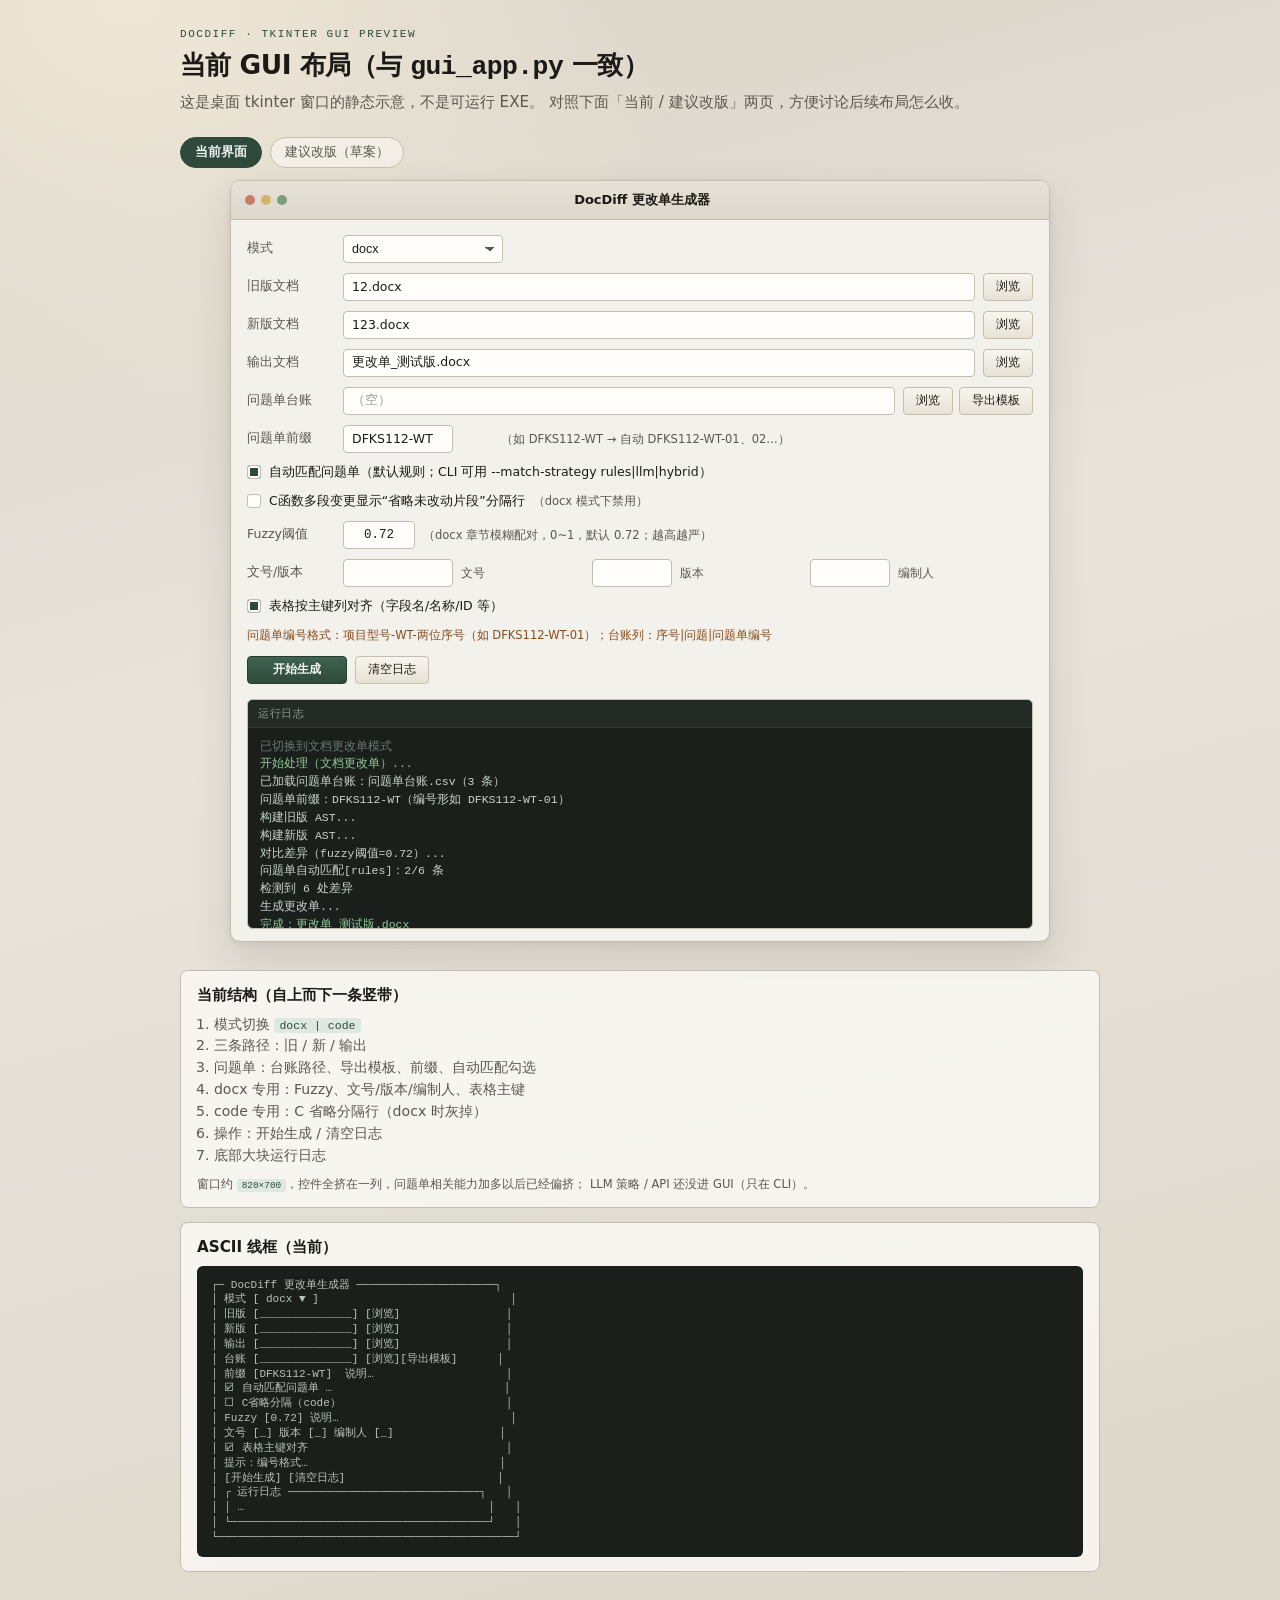
<file: DocDiff-main/gui_preview.html>
<!DOCTYPE html>
<html lang="zh-CN">
<head>
<meta charset="UTF-8" />
<meta name="viewport" content="width=device-width, initial-scale=1" />
<title>DocDiff GUI — 当前布局示意</title>
<style>
  :root {
    color-scheme: light;
    --bg: #e8e4dc;
    --panel: #f3f1eb;
    --chrome: #dcd6cb;
    --ink: #1c1a16;
    --muted: #5c564c;
    --line: #c4bdb0;
    --accent: #2f4a3a;
    --accent-soft: #dce8e1;
    --warn: #8a4b1a;
    --field: #fffefb;
    --log: #1a1f1c;
    --log-fg: #c8d5cc;
    --mono: "IBM Plex Mono", "SF Mono", ui-monospace, monospace;
    --sans: "Source Han Sans SC", "Noto Sans SC", "PingFang SC", "Microsoft YaHei", system-ui, sans-serif;
  }
  * { box-sizing: border-box; }
  body {
    margin: 0;
    min-height: 100vh;
    font-family: var(--sans);
    color: var(--ink);
    background:
      radial-gradient(ellipse 80% 50% at 10% 0%, #efe8d8 0%, transparent 55%),
      linear-gradient(165deg, #d9d3c6 0%, var(--bg) 40%, #ddd6ca 100%);
    padding: 28px 20px 48px;
  }
  .page {
    max-width: 920px;
    margin: 0 auto;
  }
  header.intro {
    margin-bottom: 22px;
  }
  header.intro .eyebrow {
    font-family: var(--mono);
    font-size: 11px;
    letter-spacing: 0.14em;
    text-transform: uppercase;
    color: var(--accent);
    margin-bottom: 8px;
  }
  header.intro h1 {
    font-size: 1.65rem;
    font-weight: 700;
    letter-spacing: -0.02em;
    margin: 0 0 8px;
  }
  header.intro p {
    margin: 0;
    color: var(--muted);
    line-height: 1.55;
    max-width: 52em;
    font-size: 0.95rem;
  }
  .window {
    background: var(--panel);
    border: 1px solid var(--line);
    border-radius: 10px;
    box-shadow:
      0 1px 0 rgba(255,255,255,0.65) inset,
      0 18px 40px rgba(40, 32, 18, 0.12),
      0 2px 6px rgba(40, 32, 18, 0.06);
    overflow: hidden;
  }
  .titlebar {
    display: flex;
    align-items: center;
    gap: 10px;
    padding: 10px 14px;
    background: linear-gradient(180deg, #e7e2d7, var(--chrome));
    border-bottom: 1px solid var(--line);
    font-size: 13px;
  }
  .dots { display: flex; gap: 6px; }
  .dots i {
    width: 10px; height: 10px; border-radius: 50%;
    background: #c9c2b4; display: block;
  }
  .dots i:nth-child(1) { background: #c97b6a; }
  .dots i:nth-child(2) { background: #d4b46a; }
  .dots i:nth-child(3) { background: #7a9e7e; }
  .titlebar strong { font-weight: 600; flex: 1; text-align: center; margin-right: 48px; }
  .body {
    padding: 14px 16px 12px;
    display: flex;
    flex-direction: column;
    gap: 8px;
  }
  .row {
    display: grid;
    grid-template-columns: 88px 1fr auto;
    gap: 8px;
    align-items: center;
    min-height: 30px;
  }
  .row.tight { grid-template-columns: 88px 1fr; }
  .row.meta { grid-template-columns: 88px 110px auto 80px auto 80px auto; }
  .row.fuzzy { grid-template-columns: 88px 72px 1fr; }
  .row.prefix { grid-template-columns: 88px 150px 1fr; }
  .row.actions { grid-template-columns: auto auto 1fr; margin-top: 4px; }
  label.k {
    font-size: 12.5px;
    color: var(--muted);
    white-space: nowrap;
  }
  .field {
    height: 28px;
    border: 1px solid var(--line);
    background: var(--field);
    border-radius: 4px;
    padding: 0 8px;
    font-size: 12.5px;
    color: var(--ink);
    display: flex;
    align-items: center;
    overflow: hidden;
    text-overflow: ellipsis;
    white-space: nowrap;
  }
  .field.sm { max-width: 110px; }
  .field.xs { max-width: 72px; justify-content: center; font-family: var(--mono); }
  .btn {
    height: 28px;
    padding: 0 12px;
    border: 1px solid var(--line);
    border-radius: 4px;
    background: linear-gradient(180deg, #f8f5ee, #e8e2d6);
    font-size: 12px;
    color: var(--ink);
    cursor: default;
    white-space: nowrap;
  }
  .btn.primary {
    background: linear-gradient(180deg, #3d6350, var(--accent));
    border-color: #243d30;
    color: #f4f7f5;
    font-weight: 600;
    min-width: 100px;
  }
  .btn:disabled, .btn.dim { opacity: 0.55; }
  select.field {
    appearance: none;
    padding-right: 22px;
    background-image: linear-gradient(45deg, transparent 50%, var(--muted) 50%),
      linear-gradient(135deg, var(--muted) 50%, transparent 50%);
    background-position: calc(100% - 12px) 11px, calc(100% - 7px) 11px;
    background-size: 5px 5px, 5px 5px;
    background-repeat: no-repeat;
    width: 160px;
  }
  .check {
    display: flex;
    align-items: center;
    gap: 8px;
    font-size: 12.5px;
    color: var(--ink);
    grid-column: 1 / -1;
    padding: 2px 0;
  }
  .check i {
    width: 14px; height: 14px;
    border: 1px solid var(--line);
    border-radius: 3px;
    background: var(--field);
    flex-shrink: 0;
  }
  .check.on i {
    background: var(--accent);
    box-shadow: inset 0 0 0 2px var(--field);
  }
  .hint {
    font-size: 11.5px;
    color: var(--muted);
    line-height: 1.4;
  }
  .hint.warn { color: var(--warn); }
  .sep {
    height: 1px;
    background: var(--line);
    margin: 4px 0 2px;
    opacity: 0.7;
  }
  .logbox {
    margin-top: 6px;
    border: 1px solid var(--line);
    border-radius: 6px;
    overflow: hidden;
    background: var(--log);
  }
  .logbox .cap {
    font-size: 11px;
    letter-spacing: 0.06em;
    padding: 6px 10px;
    background: #242b27;
    color: #8a9a8e;
    border-bottom: 1px solid #2e3832;
    font-family: var(--mono);
  }
  .logbox pre {
    margin: 0;
    padding: 10px 12px;
    min-height: 160px;
    max-height: 200px;
    overflow: auto;
    font-family: var(--mono);
    font-size: 11.5px;
    line-height: 1.55;
    color: var(--log-fg);
  }
  .logbox pre .ok { color: #8fca9a; }
  .logbox pre .dim { color: #6a7a70; }

  /* annotation strip */
  .notes {
    margin-top: 28px;
    display: grid;
    gap: 14px;
  }
  .note {
    background: rgba(255,254,251,0.72);
    border: 1px solid var(--line);
    border-radius: 8px;
    padding: 14px 16px;
  }
  .note h2 {
    margin: 0 0 8px;
    font-size: 0.95rem;
  }
  .note ol, .note ul {
    margin: 0;
    padding-left: 1.2em;
    color: var(--muted);
    font-size: 0.88rem;
    line-height: 1.55;
  }
  .note code {
    font-family: var(--mono);
    font-size: 0.82em;
    background: var(--accent-soft);
    padding: 1px 5px;
    border-radius: 3px;
    color: var(--accent);
  }
  .wire {
    font-family: var(--mono);
    font-size: 11px;
    line-height: 1.35;
    white-space: pre;
    background: #1a1f1c;
    color: #b8c4bb;
    padding: 12px 14px;
    border-radius: 6px;
    overflow-x: auto;
    margin: 8px 0 0;
  }
  .tabs {
    display: flex;
    gap: 8px;
    margin: 18px 0 12px;
  }
  .tabs button {
    border: 1px solid var(--line);
    background: rgba(255,254,251,0.5);
    border-radius: 999px;
    padding: 6px 14px;
    font-size: 12.5px;
    cursor: pointer;
    color: var(--muted);
  }
  .tabs button.active {
    background: var(--accent);
    border-color: var(--accent);
    color: #f4f7f5;
    font-weight: 600;
  }
  .panel { display: none; }
  .panel.active { display: block; }

  .future .window { opacity: 0.98; }
  .badge {
    display: inline-block;
    font-family: var(--mono);
    font-size: 10px;
    letter-spacing: 0.08em;
    padding: 2px 7px;
    border-radius: 3px;
    background: var(--accent-soft);
    color: var(--accent);
    vertical-align: middle;
    margin-left: 8px;
  }
  .group {
    border: 1px dashed #b7cfc0;
    border-radius: 6px;
    padding: 8px 10px 6px;
    margin: 2px 0;
    background: rgba(220, 232, 225, 0.35);
  }
  .group .gtitle {
    font-family: var(--mono);
    font-size: 10px;
    letter-spacing: 0.1em;
    text-transform: uppercase;
    color: var(--accent);
    margin-bottom: 6px;
  }
</style>
</head>
<body>
  <div class="page">
    <header class="intro">
      <div class="eyebrow">DocDiff · tkinter GUI preview</div>
      <h1>当前 GUI 布局（与 <code>gui_app.py</code> 一致）</h1>
      <p>
        这是桌面 tkinter 窗口的静态示意，不是可运行 EXE。
        对照下面「当前 / 建议改版」两页，方便讨论后续布局怎么收。
      </p>
    </header>

    <div class="tabs">
      <button type="button" class="active" data-tab="now">当前界面</button>
      <button type="button" data-tab="next">建议改版（草案）</button>
    </div>

    <div id="now" class="panel active">
      <div class="window" style="width:min(820px,100%);margin:0 auto;">
        <div class="titlebar">
          <div class="dots"><i></i><i></i><i></i></div>
          <strong>DocDiff 更改单生成器</strong>
        </div>
        <div class="body">
          <div class="row tight">
            <label class="k">模式</label>
            <select class="field"><option>docx</option><option>code</option></select>
          </div>
          <div class="row">
            <label class="k">旧版文档</label>
            <div class="field">12.docx</div>
            <button class="btn" type="button">浏览</button>
          </div>
          <div class="row">
            <label class="k">新版文档</label>
            <div class="field">123.docx</div>
            <button class="btn" type="button">浏览</button>
          </div>
          <div class="row">
            <label class="k">输出文档</label>
            <div class="field">更改单_测试版.docx</div>
            <button class="btn" type="button">浏览</button>
          </div>
          <div class="row">
            <label class="k">问题单台账</label>
            <div class="field" style="color:#999">（空）</div>
            <div style="display:flex;gap:6px">
              <button class="btn" type="button">浏览</button>
              <button class="btn" type="button">导出模板</button>
            </div>
          </div>
          <div class="row prefix">
            <label class="k">问题单前缀</label>
            <div class="field sm">DFKS112-WT</div>
            <span class="hint">（如 DFKS112-WT → 自动 DFKS112-WT-01、02…）</span>
          </div>
          <div class="check on"><i></i> 自动匹配问题单（默认规则；CLI 可用 --match-strategy rules|llm|hybrid）</div>
          <div class="check dim"><i></i> C函数多段变更显示“省略未改动片段”分隔行 <span class="hint">（docx 模式下禁用）</span></div>
          <div class="row fuzzy">
            <label class="k">Fuzzy阈值</label>
            <div class="field xs">0.72</div>
            <span class="hint">（docx 章节模糊配对，0~1，默认 0.72；越高越严）</span>
          </div>
          <div class="row meta">
            <label class="k">文号/版本</label>
            <div class="field sm"></div>
            <span class="hint">文号</span>
            <div class="field sm"></div>
            <span class="hint">版本</span>
            <div class="field sm"></div>
            <span class="hint">编制人</span>
          </div>
          <div class="check on"><i></i> 表格按主键列对齐（字段名/名称/ID 等）</div>
          <p class="hint warn" style="margin:2px 0 0">
            问题单编号格式：项目型号-WT-两位序号（如 DFKS112-WT-01）；台账列：序号|问题|问题单编号
          </p>
          <div class="row actions">
            <button class="btn primary" type="button">开始生成</button>
            <button class="btn" type="button">清空日志</button>
          </div>
          <div class="logbox">
            <div class="cap">运行日志</div>
            <pre><span class="dim">已切换到文档更改单模式</span>
<span class="ok">开始处理（文档更改单）...</span>
已加载问题单台账：问题单台账.csv（3 条）
问题单前缀：DFKS112-WT（编号形如 DFKS112-WT-01）
构建旧版 AST...
构建新版 AST...
对比差异（fuzzy阈值=0.72）...
问题单自动匹配[rules]：2/6 条
检测到 6 处差异
生成更改单...
<span class="ok">完成：更改单_测试版.docx</span></pre>
          </div>
        </div>
      </div>

      <div class="notes">
        <div class="note">
          <h2>当前结构（自上而下一条竖带）</h2>
          <ol>
            <li>模式切换 <code>docx | code</code></li>
            <li>三条路径：旧 / 新 / 输出</li>
            <li>问题单：台账路径、导出模板、前缀、自动匹配勾选</li>
            <li>docx 专用：Fuzzy、文号/版本/编制人、表格主键</li>
            <li>code 专用：C 省略分隔行（docx 时灰掉）</li>
            <li>操作：开始生成 / 清空日志</li>
            <li>底部大块运行日志</li>
          </ol>
          <p class="hint" style="margin:10px 0 0">
            窗口约 <code>820×700</code>，控件全挤在一列，问题单相关能力加多以后已经偏挤；
            LLM 策略 / API 还没进 GUI（只在 CLI）。
          </p>
        </div>
        <div class="note">
          <h2>ASCII 线框（当前）</h2>
          <div class="wire">┌─ DocDiff 更改单生成器 ─────────────────────┐
│ 模式 [ docx ▼ ]                             │
│ 旧版 [______________] [浏览]                │
│ 新版 [______________] [浏览]                │
│ 输出 [______________] [浏览]                │
│ 台账 [______________] [浏览][导出模板]      │
│ 前缀 [DFKS112-WT]  说明…                    │
│ ☑ 自动匹配问题单 …                          │
│ ☐ C省略分隔（code）                         │
│ Fuzzy [0.72] 说明…                          │
│ 文号 [_] 版本 [_] 编制人 [_]                │
│ ☑ 表格主键对齐                              │
│ 提示：编号格式…                             │
│ [开始生成] [清空日志]                       │
│ ┌ 运行日志 ─────────────────────────────┐   │
│ │ …                                     │   │
│ └───────────────────────────────────────┘   │
└─────────────────────────────────────────────┘</div>
        </div>
      </div>
    </div>

    <div id="next" class="panel future">
      <div class="window" style="width:min(860px,100%);margin:0 auto;">
        <div class="titlebar">
          <div class="dots"><i></i><i></i><i></i></div>
          <strong>DocDiff 更改单生成器 <span class="badge">LAYOUT DRAFT</span></strong>
        </div>
        <div class="body">
          <div class="group">
            <div class="gtitle">1 · 对比对象</div>
            <div class="row tight">
              <label class="k">模式</label>
              <select class="field"><option>文档更改单 (docx)</option><option>代码更改单 (code)</option></select>
            </div>
            <div class="row">
              <label class="k">旧版</label>
              <div class="field">…/V1.01.docx</div>
              <button class="btn" type="button">浏览</button>
            </div>
            <div class="row">
              <label class="k">新版</label>
              <div class="field">…/V1.02.docx</div>
              <button class="btn" type="button">浏览</button>
            </div>
            <div class="row">
              <label class="k">输出</label>
              <div class="field">更改单_V1.01_to_V1.02.docx</div>
              <button class="btn" type="button">浏览</button>
            </div>
          </div>

          <div class="group">
            <div class="gtitle">2 · 问题单（人工台账 + 匹配）</div>
            <div class="row">
              <label class="k">台账文件</label>
              <div class="field">问题单台账.csv</div>
              <div style="display:flex;gap:6px">
                <button class="btn" type="button">浏览</button>
                <button class="btn" type="button">导出模板</button>
              </div>
            </div>
            <div class="row prefix">
              <label class="k">编号前缀</label>
              <div class="field sm">DFKS112-WT</div>
              <span class="hint">→ DFKS112-WT-01 / 02 …（两位起）</span>
            </div>
            <div class="row fuzzy">
              <label class="k">匹配策略</label>
              <select class="field" style="width:120px"><option>rules</option><option>hybrid</option><option>llm</option></select>
              <span class="hint">hybrid = 规则优先，未匹配再 LLM</span>
            </div>
            <div class="check on"><i></i> 启用自动匹配（按描述 / doc-id / 函数名挂接）</div>
            <div class="row" style="grid-template-columns:88px 1fr auto;opacity:0.85">
              <label class="k">API（可选）</label>
              <div class="field" style="color:#999">Key 从环境变量读取，或点右侧配置…</div>
              <button class="btn" type="button">LLM 设置</button>
            </div>
          </div>

          <div class="group">
            <div class="gtitle">3 · 文档选项 · 仅 docx</div>
            <div class="row fuzzy">
              <label class="k">Fuzzy</label>
              <div class="field xs">0.72</div>
              <span class="hint">章节模糊配对阈值</span>
            </div>
            <div class="row meta" style="grid-template-columns:88px 1fr 1fr 1fr">
              <label class="k">归档元数据</label>
              <div class="field" placeholder="文号">文号</div>
              <div class="field">版本</div>
              <div class="field">编制人</div>
            </div>
            <div class="check on"><i></i> 表格统一网格样式（不拷贝原表边框）</div>
            <div class="check on"><i></i> 表格按主键列对齐</div>
          </div>

          <div class="row actions">
            <button class="btn primary" type="button">开始生成</button>
            <button class="btn" type="button">清空日志</button>
            <span class="hint" style="justify-self:end">生成后可打开匹配诊断 JSON</span>
          </div>
          <div class="logbox">
            <div class="cap">运行日志</div>
            <pre><span class="dim"># 分组后主操作仍只有「开始生成」
# 高级项默认折叠时，窗口高度可压到 ~560</span></pre>
          </div>
        </div>
      </div>

      <div class="notes">
        <div class="note">
          <h2>建议怎么调布局</h2>
          <ul>
            <li><strong>按任务分组</strong>：对比对象 / 问题单 / 文档选项，减少「一长串勾选」的压迫感。</li>
            <li><strong>主路径三行固定</strong>：旧、新、输出永远在最上方，不随模式乱跳位置。</li>
            <li><strong>问题单独立成块</strong>：台账、前缀、匹配策略、自动匹配放一起；LLM 设置进二级对话框，避免主界面堆 Key。</li>
            <li><strong>模式切换只显隐整块</strong>：docx 显示 Fuzzy+元数据+表格；code 显示 C 省略行，不要逐个控件 disable 散落。</li>
            <li><strong>日志占满剩余高度</strong>：上面表单可滚动或折叠，下面日志 <code>expand=True</code> 一直吃空间。</li>
            <li><strong>可选后续</strong>：生成后弹「匹配结果」小表（序号/问题/单号/挂到章节/分数），确认后再写 Word——准确率与可归档性会好一截。</li>
          </ul>
        </div>
        <div class="note">
          <h2>实施优先级（若改 GUI）</h2>
          <ol>
            <li>P0：分组 LabelFrame + 窗口可拉高日志区（不动业务逻辑）</li>
            <li>P1：匹配策略下拉（rules/hybrid/llm）+ LLM 设置对话框</li>
            <li>P2：匹配结果预览表 / 打开 dump JSON</li>
          </ol>
        </div>
      </div>
    </div>
  </div>
<script>
  document.querySelectorAll('.tabs button').forEach(btn => {
    btn.addEventListener('click', () => {
      document.querySelectorAll('.tabs button').forEach(b => b.classList.remove('active'));
      document.querySelectorAll('.panel').forEach(p => p.classList.remove('active'));
      btn.classList.add('active');
      document.getElementById(btn.dataset.tab).classList.add('active');
    });
  });
</script>
</body>
</html>
</file>
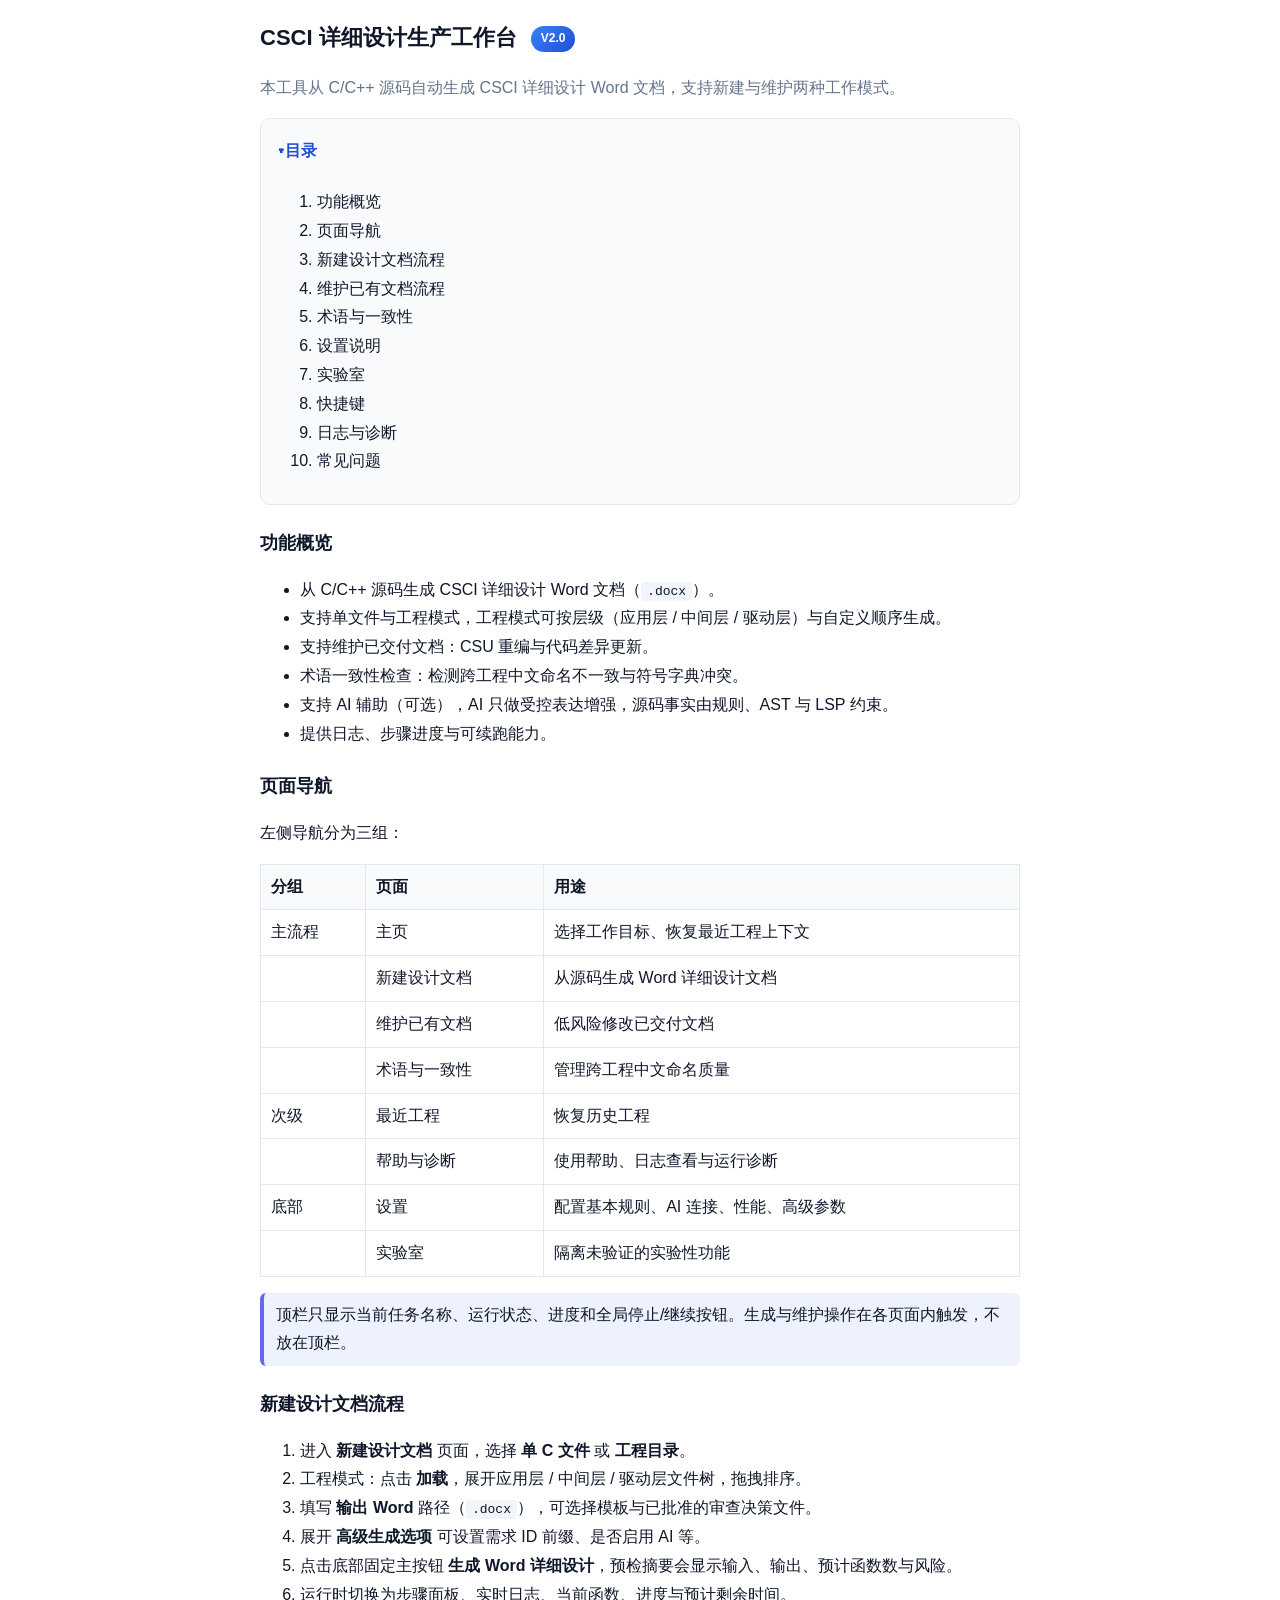
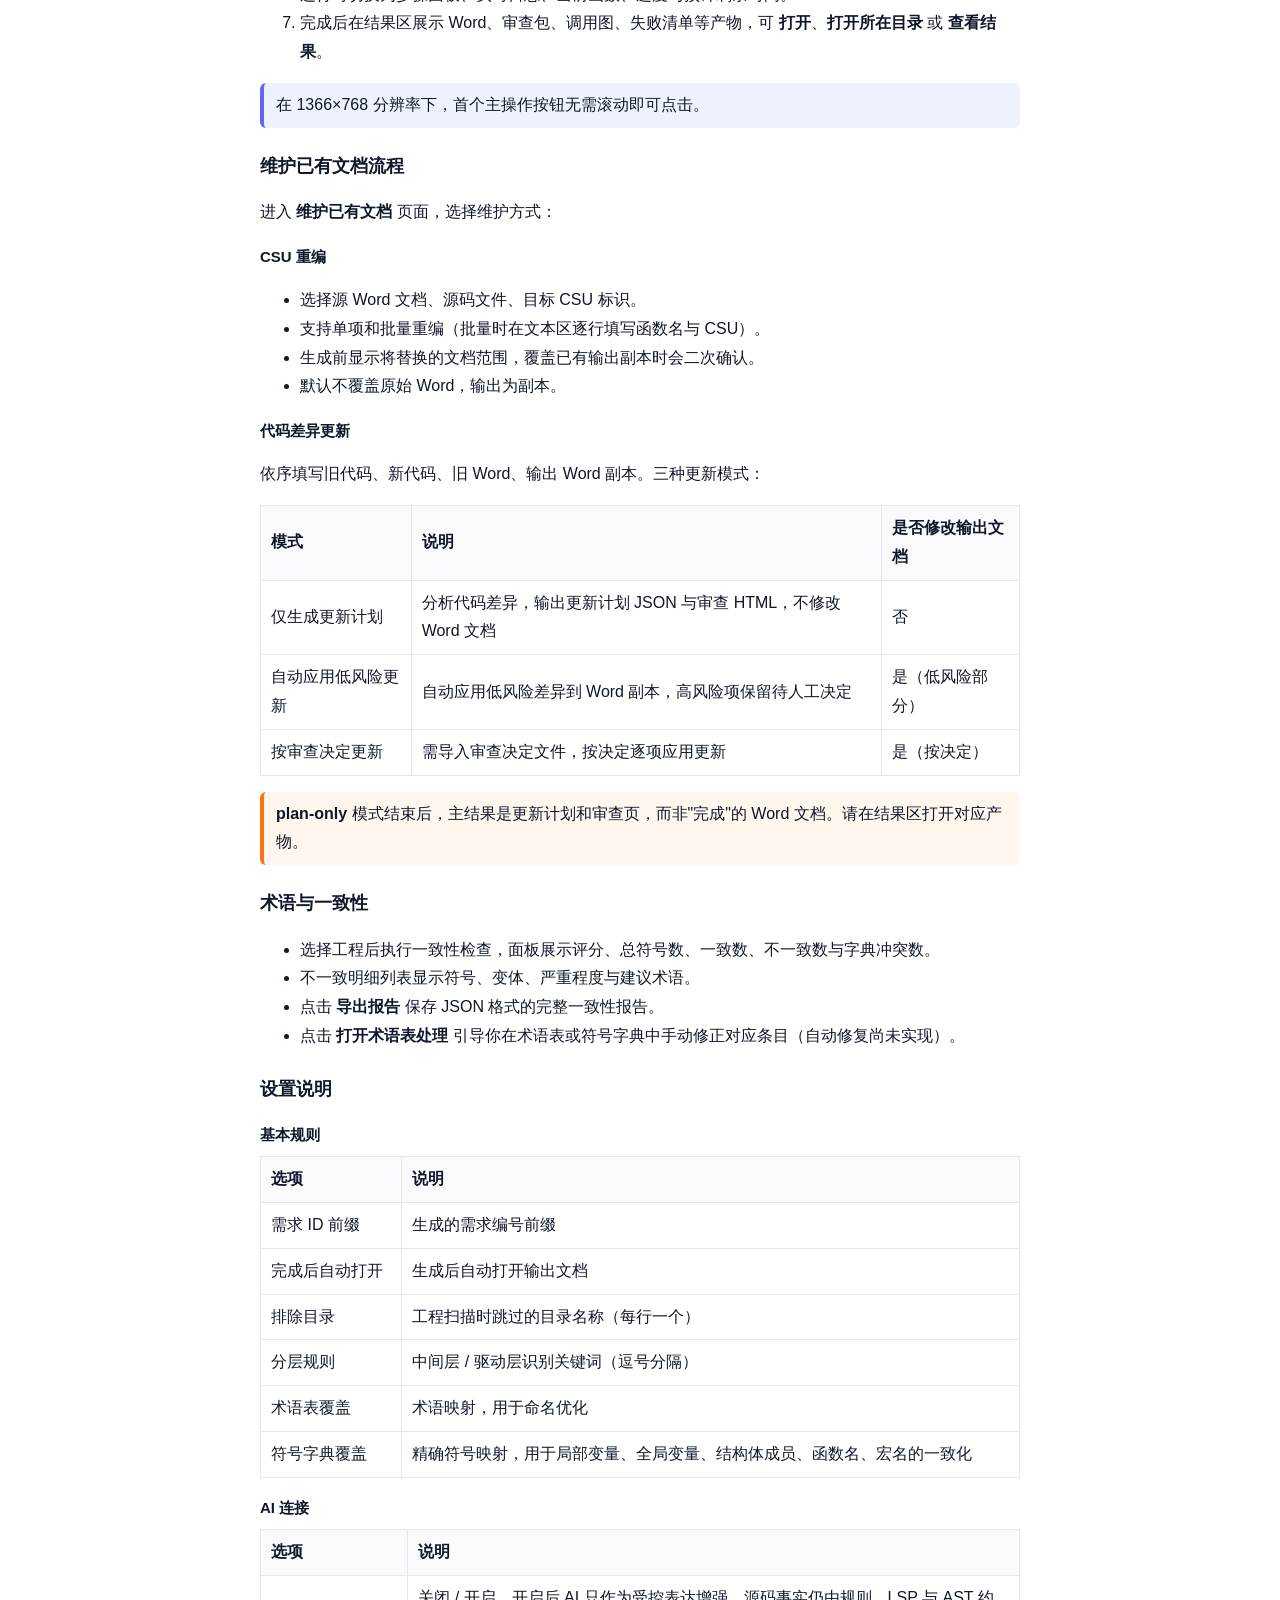
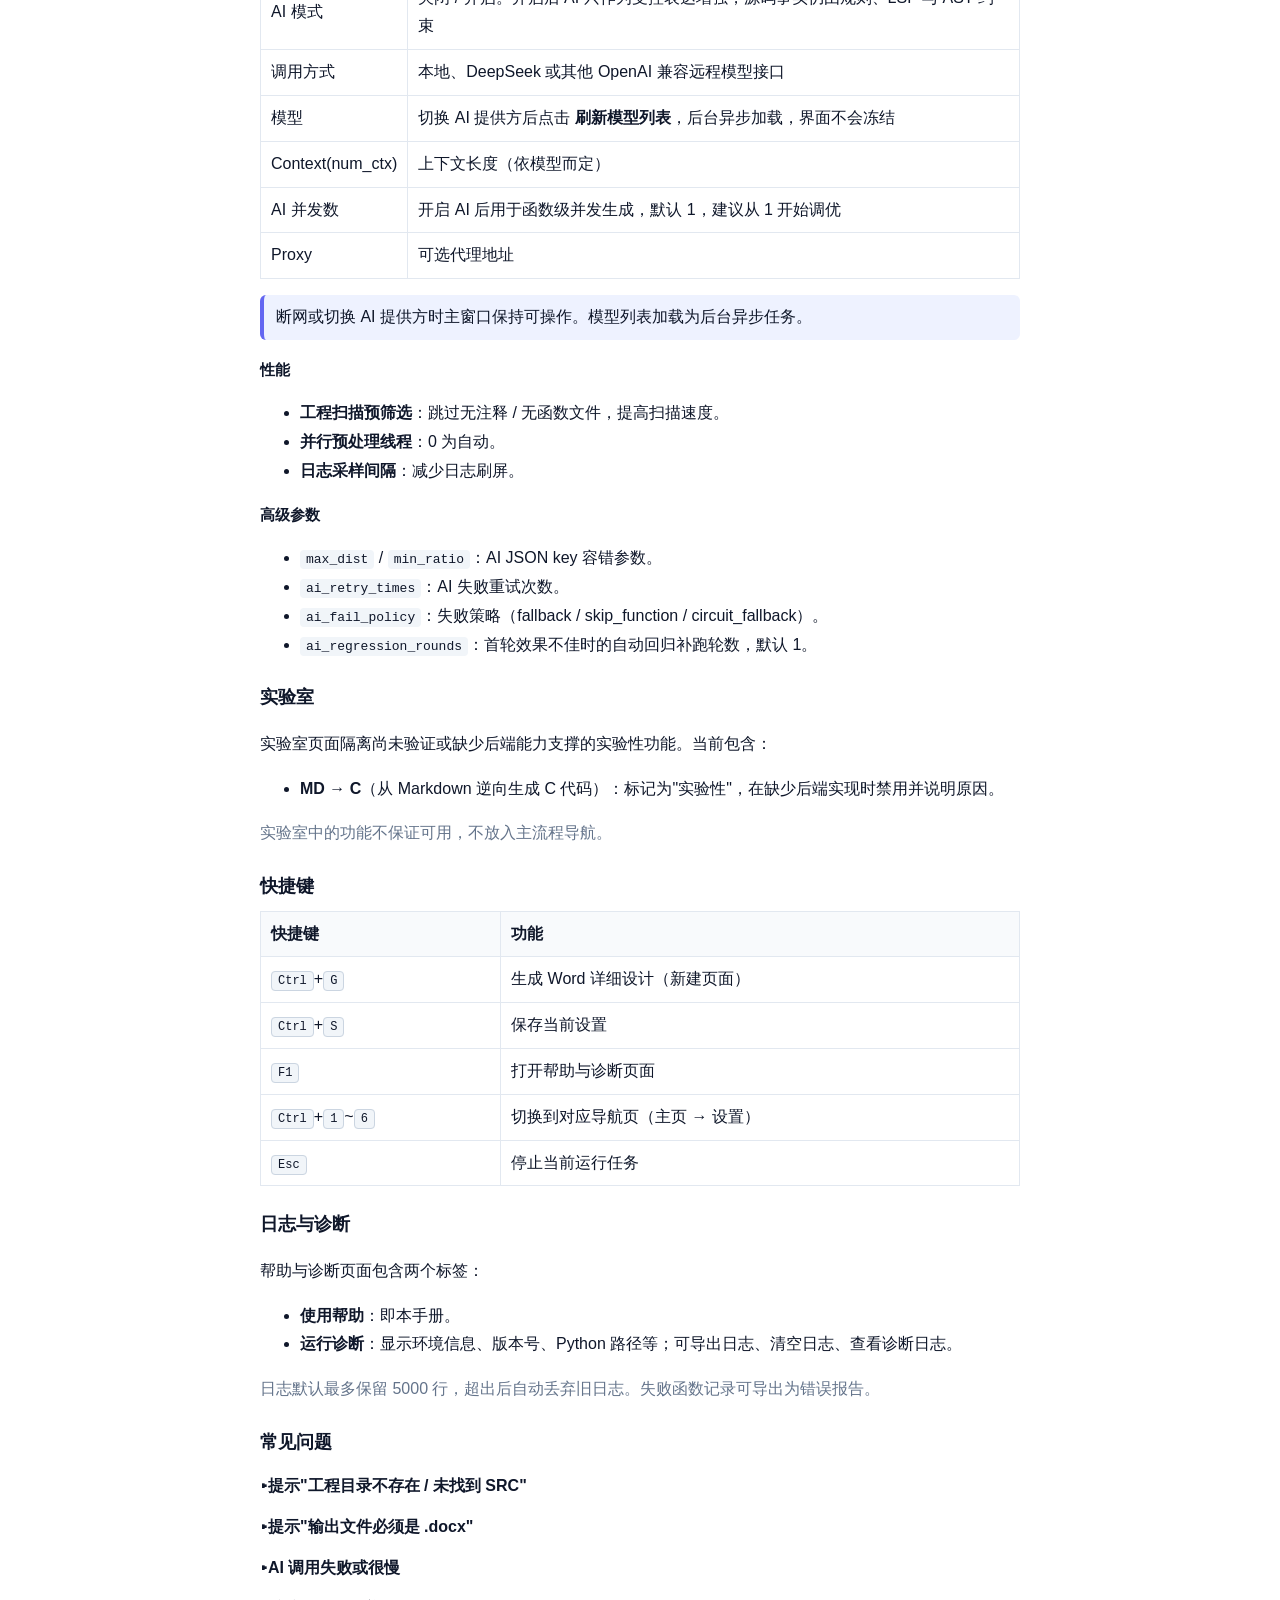
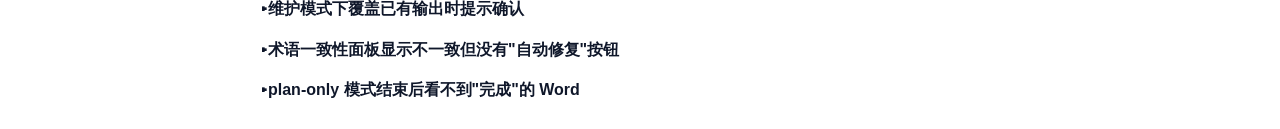
<file: qt_gui/assets/help.html>
<!doctype html>
<html lang="zh-CN">
  <head>
    <meta charset="utf-8" />
    <title>帮助 - CSCI 详细设计生产工作台</title>
    <style>
      body { font-family: "Microsoft YaHei", Arial, sans-serif; line-height: 1.8; padding: 18px; color: #0f172a; max-width: 760px; margin: 0 auto; }
      h1 { margin: 0 0 8px; font-size: 22px; }
      h2 { margin: 22px 0 8px; font-size: 18px; }
      h3 { margin: 16px 0 6px; font-size: 15px; }
      .toc { background: #f8fafc; border: 1px solid #e2e8f0; border-radius: 10px; padding: 12px 16px; }
      .toc a { text-decoration: none; color: #0f172a; }
      .toc a:hover { color: #1d4ed8; }
      code { background: #f1f5f9; padding: 2px 6px; border-radius: 4px; font-size: 13px; }
      .note { background: #eef2ff; border-left: 4px solid #6366f1; padding: 8px 12px; border-radius: 6px; }
      .warn { background: #fff7ed; border-left: 4px solid #f97316; padding: 8px 12px; border-radius: 6px; }
      .muted { color: #64748b; }
      table { border-collapse: collapse; width: 100%; margin: 8px 0; }
      th, td { border: 1px solid #e2e8f0; padding: 8px 10px; text-align: left; }
      th { background: #f8fafc; }
      mark { background: #fef08a; padding: 1px 2px; border-radius: 3px; }
      html { scroll-behavior: smooth; }
      .version-badge {
        display: inline-block;
        background: linear-gradient(135deg, #3b82f6, #1d4ed8);
        color: #fff;
        padding: 2px 10px;
        border-radius: 999px;
        font-size: 12px;
        font-weight: 700;
        margin-left: 8px;
        vertical-align: middle;
      }
      details summary {
        cursor: pointer;
        font-weight: 600;
        padding: 6px 0;
        list-style: none;
      }
      details summary::-webkit-details-marker { display: none; }
      details summary::before {
        content: "▸ ";
        display: inline-block;
        transition: transform 0.2s;
      }
      details[open] summary::before { transform: rotate(90deg); }
      details[open] summary { color: #1d4ed8; }
      .section-anchor { scroll-margin-top: 20px; }
      kbd { background: #f1f5f9; border: 1px solid #cbd5e1; border-radius: 4px; padding: 2px 6px; font-size: 12px; }
    </style>
  </head>
  <body>
    <h1>CSCI 详细设计生产工作台 <span class="version-badge">V2.0</span></h1>
    <p class="muted">本工具从 C/C++ 源码自动生成 CSCI 详细设计 Word 文档，支持新建与维护两种工作模式。</p>

    <div class="toc">
      <details open>
        <summary>目录</summary>
        <ol>
          <li><a href="#overview">功能概览</a></li>
          <li><a href="#pages">页面导航</a></li>
          <li><a href="#generate">新建设计文档流程</a></li>
          <li><a href="#maintenance">维护已有文档流程</a></li>
          <li><a href="#terms">术语与一致性</a></li>
          <li><a href="#settings">设置说明</a></li>
          <li><a href="#lab">实验室</a></li>
          <li><a href="#shortcuts">快捷键</a></li>
          <li><a href="#diagnostics">日志与诊断</a></li>
          <li><a href="#faq">常见问题</a></li>
        </ol>
      </details>
    </div>

    <h2 id="overview" class="section-anchor">功能概览</h2>
    <ul>
      <li>从 C/C++ 源码生成 CSCI 详细设计 Word 文档（<code>.docx</code>）。</li>
      <li>支持单文件与工程模式，工程模式可按层级（应用层 / 中间层 / 驱动层）与自定义顺序生成。</li>
      <li>支持维护已交付文档：CSU 重编与代码差异更新。</li>
      <li>术语一致性检查：检测跨工程中文命名不一致与符号字典冲突。</li>
      <li>支持 AI 辅助（可选），AI 只做受控表达增强，源码事实由规则、AST 与 LSP 约束。</li>
      <li>提供日志、步骤进度与可续跑能力。</li>
    </ul>

    <h2 id="pages" class="section-anchor">页面导航</h2>
    <p>左侧导航分为三组：</p>
    <table>
      <tr><th>分组</th><th>页面</th><th>用途</th></tr>
      <tr><td>主流程</td><td>主页</td><td>选择工作目标、恢复最近工程上下文</td></tr>
      <tr><td></td><td>新建设计文档</td><td>从源码生成 Word 详细设计文档</td></tr>
      <tr><td></td><td>维护已有文档</td><td>低风险修改已交付文档</td></tr>
      <tr><td></td><td>术语与一致性</td><td>管理跨工程中文命名质量</td></tr>
      <tr><td>次级</td><td>最近工程</td><td>恢复历史工程</td></tr>
      <tr><td></td><td>帮助与诊断</td><td>使用帮助、日志查看与运行诊断</td></tr>
      <tr><td>底部</td><td>设置</td><td>配置基本规则、AI 连接、性能、高级参数</td></tr>
      <tr><td></td><td>实验室</td><td>隔离未验证的实验性功能</td></tr>
    </table>
    <p class="note">顶栏只显示当前任务名称、运行状态、进度和全局停止/继续按钮。生成与维护操作在各页面内触发，不放在顶栏。</p>

    <h2 id="generate" class="section-anchor">新建设计文档流程</h2>
    <ol>
      <li>进入 <b>新建设计文档</b> 页面，选择 <b>单 C 文件</b> 或 <b>工程目录</b>。</li>
      <li>工程模式：点击 <b>加载</b>，展开应用层 / 中间层 / 驱动层文件树，拖拽排序。</li>
      <li>填写 <b>输出 Word</b> 路径（<code>.docx</code>），可选择模板与已批准的审查决策文件。</li>
      <li>展开 <b>高级生成选项</b> 可设置需求 ID 前缀、是否启用 AI 等。</li>
      <li>点击底部固定主按钮 <b>生成 Word 详细设计</b>，预检摘要会显示输入、输出、预计函数数与风险。</li>
      <li>运行时切换为步骤面板、实时日志、当前函数、进度与预计剩余时间。</li>
      <li>完成后在结果区展示 Word、审查包、调用图、失败清单等产物，可 <b>打开</b>、<b>打开所在目录</b> 或 <b>查看结果</b>。</li>
    </ol>
    <p class="note">在 1366×768 分辨率下，首个主操作按钮无需滚动即可点击。</p>

    <h2 id="maintenance" class="section-anchor">维护已有文档流程</h2>
    <p>进入 <b>维护已有文档</b> 页面，选择维护方式：</p>

    <h3>CSU 重编</h3>
    <ul>
      <li>选择源 Word 文档、源码文件、目标 CSU 标识。</li>
      <li>支持单项和批量重编（批量时在文本区逐行填写函数名与 CSU）。</li>
      <li>生成前显示将替换的文档范围，覆盖已有输出副本时会二次确认。</li>
      <li>默认不覆盖原始 Word，输出为副本。</li>
    </ul>

    <h3>代码差异更新</h3>
    <p>依序填写旧代码、新代码、旧 Word、输出 Word 副本。三种更新模式：</p>
    <table>
      <tr><th>模式</th><th>说明</th><th>是否修改输出文档</th></tr>
      <tr><td>仅生成更新计划</td><td>分析代码差异，输出更新计划 JSON 与审查 HTML，不修改 Word 文档</td><td>否</td></tr>
      <tr><td>自动应用低风险更新</td><td>自动应用低风险差异到 Word 副本，高风险项保留待人工决定</td><td>是（低风险部分）</td></tr>
      <tr><td>按审查决定更新</td><td>需导入审查决定文件，按决定逐项应用更新</td><td>是（按决定）</td></tr>
    </table>
    <p class="warn"><b>plan-only</b> 模式结束后，主结果是更新计划和审查页，而非"完成"的 Word 文档。请在结果区打开对应产物。</p>

    <h2 id="terms" class="section-anchor">术语与一致性</h2>
    <ul>
      <li>选择工程后执行一致性检查，面板展示评分、总符号数、一致数、不一致数与字典冲突数。</li>
      <li>不一致明细列表显示符号、变体、严重程度与建议术语。</li>
      <li>点击 <b>导出报告</b> 保存 JSON 格式的完整一致性报告。</li>
      <li>点击 <b>打开术语表处理</b> 引导你在术语表或符号字典中手动修正对应条目（自动修复尚未实现）。</li>
    </ul>

    <h2 id="settings" class="section-anchor">设置说明</h2>
    <h3>基本规则</h3>
    <table>
      <tr><th>选项</th><th>说明</th></tr>
      <tr><td>需求 ID 前缀</td><td>生成的需求编号前缀</td></tr>
      <tr><td>完成后自动打开</td><td>生成后自动打开输出文档</td></tr>
      <tr><td>排除目录</td><td>工程扫描时跳过的目录名称（每行一个）</td></tr>
      <tr><td>分层规则</td><td>中间层 / 驱动层识别关键词（逗号分隔）</td></tr>
      <tr><td>术语表覆盖</td><td>术语映射，用于命名优化</td></tr>
      <tr><td>符号字典覆盖</td><td>精确符号映射，用于局部变量、全局变量、结构体成员、函数名、宏名的一致化</td></tr>
    </table>

    <h3>AI 连接</h3>
    <table>
      <tr><th>选项</th><th>说明</th></tr>
      <tr><td>AI 模式</td><td>关闭 / 开启。开启后 AI 只作为受控表达增强，源码事实仍由规则、LSP 与 AST 约束</td></tr>
      <tr><td>调用方式</td><td>本地、DeepSeek 或其他 OpenAI 兼容远程模型接口</td></tr>
      <tr><td>模型</td><td>切换 AI 提供方后点击 <b>刷新模型列表</b>，后台异步加载，界面不会冻结</td></tr>
      <tr><td>Context(num_ctx)</td><td>上下文长度（依模型而定）</td></tr>
      <tr><td>AI 并发数</td><td>开启 AI 后用于函数级并发生成，默认 1，建议从 1 开始调优</td></tr>
      <tr><td>Proxy</td><td>可选代理地址</td></tr>
    </table>
    <p class="note">断网或切换 AI 提供方时主窗口保持可操作。模型列表加载为后台异步任务。</p>

    <h3>性能</h3>
    <ul>
      <li><b>工程扫描预筛选</b>：跳过无注释 / 无函数文件，提高扫描速度。</li>
      <li><b>并行预处理线程</b>：0 为自动。</li>
      <li><b>日志采样间隔</b>：减少日志刷屏。</li>
    </ul>

    <h3>高级参数</h3>
    <ul>
      <li><code>max_dist</code> / <code>min_ratio</code>：AI JSON key 容错参数。</li>
      <li><code>ai_retry_times</code>：AI 失败重试次数。</li>
      <li><code>ai_fail_policy</code>：失败策略（fallback / skip_function / circuit_fallback）。</li>
      <li><code>ai_regression_rounds</code>：首轮效果不佳时的自动回归补跑轮数，默认 1。</li>
    </ul>

    <h2 id="lab" class="section-anchor">实验室</h2>
    <p>实验室页面隔离尚未验证或缺少后端能力支撑的实验性功能。当前包含：</p>
    <ul>
      <li><b>MD → C</b>（从 Markdown 逆向生成 C 代码）：标记为"实验性"，在缺少后端实现时禁用并说明原因。</li>
    </ul>
    <p class="muted">实验室中的功能不保证可用，不放入主流程导航。</p>

    <h2 id="shortcuts" class="section-anchor">快捷键</h2>
    <table>
      <tr><th>快捷键</th><th>功能</th></tr>
      <tr><td><kbd>Ctrl</kbd>+<kbd>G</kbd></td><td>生成 Word 详细设计（新建页面）</td></tr>
      <tr><td><kbd>Ctrl</kbd>+<kbd>S</kbd></td><td>保存当前设置</td></tr>
      <tr><td><kbd>F1</kbd></td><td>打开帮助与诊断页面</td></tr>
      <tr><td><kbd>Ctrl</kbd>+<kbd>1</kbd>~<kbd>6</kbd></td><td>切换到对应导航页（主页 → 设置）</td></tr>
      <tr><td><kbd>Esc</kbd></td><td>停止当前运行任务</td></tr>
    </table>

    <h2 id="diagnostics" class="section-anchor">日志与诊断</h2>
    <p>帮助与诊断页面包含两个标签：</p>
    <ul>
      <li><b>使用帮助</b>：即本手册。</li>
      <li><b>运行诊断</b>：显示环境信息、版本号、Python 路径等；可导出日志、清空日志、查看诊断日志。</li>
    </ul>
    <p class="muted">日志默认最多保留 5000 行，超出后自动丢弃旧日志。失败函数记录可导出为错误报告。</p>

    <h2 id="faq" class="section-anchor">常见问题</h2>
    <details>
      <summary>提示"工程目录不存在 / 未找到 SRC"</summary>
      <p>请确认工程目录正确，且包含 <code>SRC</code>（不区分大小写）。</p>
    </details>
    <details>
      <summary>提示"输出文件必须是 .docx"</summary>
      <p>请在输出路径中选择 <code>.docx</code> 扩展名。</p>
    </details>
    <details>
      <summary>AI 调用失败或很慢</summary>
      <p>检查模型列表是否已刷新、提供方地址是否可访问。可先将 AI 模式切换为关闭，使用纯规则生成。</p>
    </details>
    <details>
      <summary>维护模式下覆盖已有输出时提示确认</summary>
      <p>维护操作默认不覆盖原始 Word 文档，输出为副本。覆盖已有输出副本时会弹出二次确认对话框。</p>
    </details>
    <details>
      <summary>术语一致性面板显示不一致但没有"自动修复"按钮</summary>
      <p>自动修复功能因无法解释修改范围而未启用。请根据不一致明细在术语表或符号字典中手动修正，或导出报告后参照处理。</p>
    </details>
    <details>
      <summary>plan-only 模式结束后看不到"完成"的 Word</summary>
      <p>这是设计行为。plan-only 模式只生成更新计划和审查页，不修改 Word 文档。请在结果区打开更新计划 JSON 和审查 HTML。</p>
    </details>
  </body>
</html>
</file>
